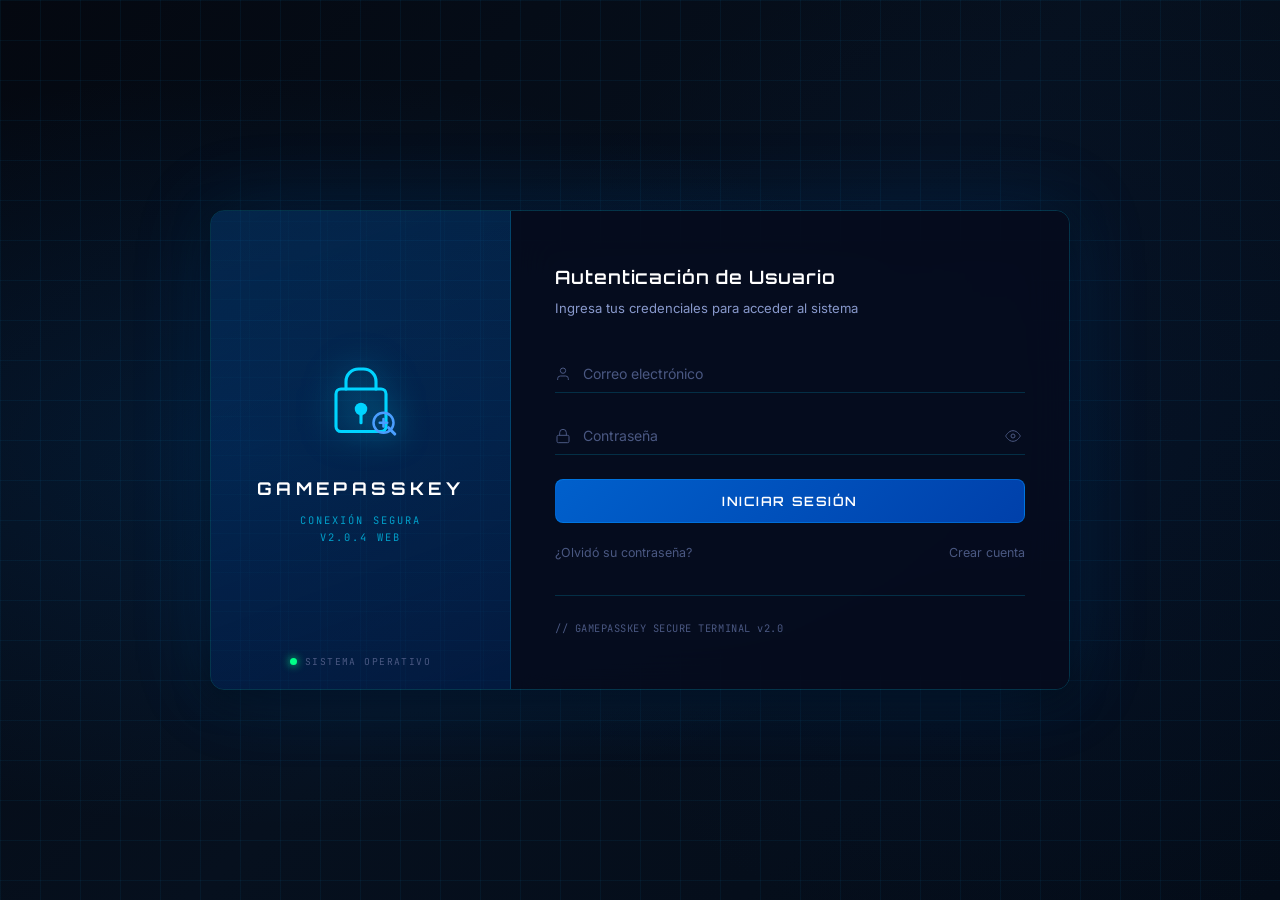
<file: frontend/index.html>
<!DOCTYPE html>
<html lang="es">
<head>
  <meta charset="UTF-8" />
  <meta name="viewport" content="width=device-width, initial-scale=1.0" />
  <title>GamePassKey — Acceso al Sistema</title>
  <meta name="description" content="Plataforma de gestión de licencias y juegos digitales GamePassKey." />
  <link rel="preconnect" href="https://fonts.googleapis.com" />
  <link rel="preconnect" href="https://fonts.gstatic.com" crossorigin />
  <link href="https://fonts.googleapis.com/css2?family=Orbitron:wght@400;600;700;900&family=Inter:wght@300;400;500;600&family=JetBrains+Mono:wght@400;500&display=swap" rel="stylesheet" />
  <link rel="icon" href="data:image/svg+xml,<svg xmlns=%22http://www.w3.org/2000/svg%22 viewBox=%220 0 100 100%22><text y=%22.9em%22 font-size=%2290%22>🎮</text></svg>">
  <link rel="stylesheet" href="css/style.css" />
</head>
<body>

  <!-- ================================================================
       VISTA: LOGIN
  ================================================================ -->
  <div id="view-login" class="view active">
    <div class="login-bg">
      <div class="grid-overlay"></div>
      <div class="scan-line"></div>
    </div>

    <div class="login-container">
      <!-- Panel izquierdo -->
      <div class="login-left">
        <div class="login-logo-wrap">
          <div class="logo-icon">
            <svg viewBox="0 0 80 80" fill="none" xmlns="http://www.w3.org/2000/svg">
              <rect x="20" y="28" width="40" height="34" rx="4" stroke="#00d4ff" stroke-width="2.5" fill="none"/>
              <path d="M28 28V22C28 16.477 32.477 12 38 12H42C47.523 12 52 16.477 52 22V28" stroke="#00d4ff" stroke-width="2.5" stroke-linecap="round"/>
              <circle cx="40" cy="44" r="5" fill="#00d4ff"/>
              <line x1="40" y1="49" x2="40" y2="55" stroke="#00d4ff" stroke-width="2.5" stroke-linecap="round"/>
              <circle cx="58" cy="55" r="8" fill="none" stroke="#4a9eff" stroke-width="2"/>
              <line x1="62" y1="59" x2="67" y2="64" stroke="#4a9eff" stroke-width="2.5" stroke-linecap="round"/>
              <line x1="55" y1="55" x2="61" y2="55" stroke="#4a9eff" stroke-width="2" stroke-linecap="round"/>
              <line x1="58" y1="52" x2="58" y2="58" stroke="#4a9eff" stroke-width="2" stroke-linecap="round"/>
            </svg>
          </div>
          <h1 class="logo-text">GAMEPASSKEY</h1>
          <p class="logo-sub">CONEXIÓN SEGURA</p>
          <p class="logo-version">V2.0.4 WEB</p>
        </div>

        <div class="login-left-footer">
          <div class="status-dot active"></div>
          <span>SISTEMA OPERATIVO</span>
        </div>
      </div>

      <!-- Panel derecho: Formulario -->
      <div class="login-right">
        <div class="login-form-header">
          <h2>Autenticación de Usuario</h2>
          <p>Ingresa tus credenciales para acceder al sistema</p>
        </div>

        <form id="login-form" class="login-form" novalidate>
          <div class="form-group">
            <div class="input-wrapper">
              <span class="input-icon">
                <svg viewBox="0 0 24 24" fill="none" stroke="currentColor" stroke-width="1.5">
                  <path d="M20 21v-2a4 4 0 0 0-4-4H8a4 4 0 0 0-4 4v2"/>
                  <circle cx="12" cy="7" r="4"/>
                </svg>
              </span>
              <input type="email" id="login-correo" placeholder="Correo electrónico" autocomplete="email" required />
              <div class="input-line"></div>
            </div>
          </div>

          <div class="form-group">
            <div class="input-wrapper">
              <span class="input-icon">
                <svg viewBox="0 0 24 24" fill="none" stroke="currentColor" stroke-width="1.5">
                  <rect x="3" y="11" width="18" height="11" rx="2" ry="2"/>
                  <path d="M7 11V7a5 5 0 0 1 10 0v4"/>
                </svg>
              </span>
              <input type="password" id="login-password" placeholder="Contraseña" autocomplete="current-password" required />
              <button type="button" class="toggle-password" onclick="togglePassword()">
                <svg viewBox="0 0 24 24" fill="none" stroke="currentColor" stroke-width="1.5">
                  <path d="M1 12s4-8 11-8 11 8 11 8-4 8-11 8-11-8-11-8z"/>
                  <circle cx="12" cy="12" r="3"/>
                </svg>
              </button>
              <div class="input-line"></div>
            </div>
          </div>

          <div id="login-error" class="alert alert-error hidden">
            <svg viewBox="0 0 24 24" fill="none" stroke="currentColor" stroke-width="2"><circle cx="12" cy="12" r="10"/><line x1="12" y1="8" x2="12" y2="12"/><line x1="12" y1="16" x2="12.01" y2="16"/></svg>
            <span id="login-error-msg">Error al iniciar sesión</span>
          </div>

          <button type="submit" id="btn-login" class="btn-primary">
            <span class="btn-text">INICIAR SESIÓN</span>
            <span class="btn-loader hidden">
              <span class="spinner"></span>
            </span>
          </button>

          <div class="login-links">
            <a href="#" class="link-subtle" id="btn-recovery-link">¿Olvidó su contraseña?</a>
            <a href="#" class="link-subtle" onclick="openRegisterModal(); return false;">Crear cuenta</a>
          </div>
        </form>

        <!-- Paso 2: verificación OTP (2FA por Telegram) -->
        <form id="otp-form" class="login-form hidden" novalidate>
          <p style="font-size:0.85rem;color:var(--text-secondary);margin-bottom:18px;text-align:center">
            Enviamos un código de verificación a tu Telegram. Ingrésalo para continuar.
          </p>

          <div class="form-group">
            <div class="input-wrapper">
              <span class="input-icon">
                <svg viewBox="0 0 24 24" fill="none" stroke="currentColor" stroke-width="1.5">
                  <rect x="3" y="11" width="18" height="11" rx="2" ry="2"/>
                  <path d="M7 11V7a5 5 0 0 1 10 0v4"/>
                </svg>
              </span>
              <input type="text" id="otp-codigo" inputmode="numeric" autocomplete="one-time-code"
                     maxlength="6" placeholder="Código de 6 dígitos"
                     style="letter-spacing:6px;text-align:center" />
              <div class="input-line"></div>
            </div>
          </div>

          <div id="otp-error" class="alert alert-error hidden">
            <svg viewBox="0 0 24 24" fill="none" stroke="currentColor" stroke-width="2"><circle cx="12" cy="12" r="10"/><line x1="12" y1="8" x2="12" y2="12"/><line x1="12" y1="16" x2="12.01" y2="16"/></svg>
            <span id="otp-error-msg">Código incorrecto</span>
          </div>

          <button type="submit" id="btn-otp" class="btn-primary">
            <span class="btn-text">VERIFICAR CÓDIGO</span>
            <span class="btn-loader hidden">
              <span class="spinner"></span>
            </span>
          </button>

          <div class="login-links" style="justify-content:center">
            <a href="#" class="link-subtle" onclick="cancelarOtp(); return false;">← Volver al inicio de sesión</a>
          </div>
        </form>

        <div class="login-footer-info">
          <span class="terminal-text">// GAMEPASSKEY SECURE TERMINAL v2.0</span>
        </div>
      </div>
    </div>
  </div>

  <!-- ================================================================
       VISTA: DASHBOARD
  ================================================================ -->
  <div id="view-dashboard" class="view hidden">

    <!-- Top Navigation -->
    <nav class="topnav" id="topnav">
      <div class="topnav-left">
        <button onclick="document.querySelector('.sidebar').classList.toggle('collapsed')" style="background:transparent;border:none;color:var(--text-secondary);cursor:pointer;margin-right:15px;display:flex;align-items:center;">
          <svg viewBox="0 0 24 24" width="24" height="24" fill="none" stroke="currentColor" stroke-width="2"><line x1="3" y1="12" x2="21" y2="12"/><line x1="3" y1="6" x2="21" y2="6"/><line x1="3" y1="18" x2="21" y2="18"/></svg>
        </button>
        <div class="topnav-logo">
          <svg class="nav-icon" viewBox="0 0 40 40" fill="none">
            <rect x="10" y="14" width="20" height="17" rx="2" stroke="#00d4ff" stroke-width="1.5" fill="none"/>
            <path d="M14 14V11C14 8.24 16.24 6 19 6H21C23.76 6 26 8.24 26 11V14" stroke="#00d4ff" stroke-width="1.5" stroke-linecap="round"/>
            <circle cx="20" cy="22" r="2.5" fill="#00d4ff"/>
            <line x1="20" y1="24.5" x2="20" y2="27.5" stroke="#00d4ff" stroke-width="1.5" stroke-linecap="round"/>
          </svg>
          <div>
            <span class="nav-brand">GAMEPASSKEY</span>
            <span class="nav-tagline">DIRECTORIO DE APLICACIONES INTERACTIVAS</span>
          </div>
        </div>
      </div>

      <div class="topnav-center">
        <div class="search-bar">
          <svg viewBox="0 0 24 24" fill="none" stroke="currentColor" stroke-width="1.5">
            <circle cx="11" cy="11" r="8"/><line x1="21" y1="21" x2="16.65" y2="16.65"/>
          </svg>
          <input type="text" id="search-input" placeholder="Buscar en el catálogo..." />
        </div>
      </div>

      <div class="topnav-right">
        <!-- Notificaciones -->
        <div class="nav-notifications" onclick="toggleNotifications()" title="Notificaciones">
          <svg viewBox="0 0 24 24" fill="none" stroke="currentColor" stroke-width="1.5">
            <path d="M18 8A6 6 0 0 0 6 8c0 7-3 9-3 9h18s-3-2-3-9"></path>
            <path d="M13.73 21a2 2 0 0 1-3.46 0"></path>
          </svg>
          <span class="notification-dot hidden" id="notification-dot"></span>
        </div>
        <div class="nav-divider"></div>

        <div class="nav-user">
          <span class="nav-role" id="nav-role">OPERADOR</span>
          <span class="nav-username" id="nav-username">Usuario</span>
        </div>
        <div class="nav-divider"></div>
        <a id="btn-admin-link" href="admin.html" class="btn-logout hidden" title="Panel de Administración" style="color:var(--accent-orange);border-color:rgba(255,107,53,0.3)">
          <svg viewBox="0 0 24 24" fill="none" stroke="currentColor" stroke-width="1.5"><circle cx="12" cy="12" r="3"/><path d="M19.07 4.93a10 10 0 0 1 0 14.14M4.93 4.93a10 10 0 0 0 0 14.14"/></svg>
          ADMIN
        </a>
        <button class="btn-logout" onclick="logout()" title="Cerrar sesión">
          <svg viewBox="0 0 24 24" fill="none" stroke="currentColor" stroke-width="1.5">
            <path d="M9 21H5a2 2 0 0 1-2-2V5a2 2 0 0 1 2-2h4"/>
            <polyline points="16 17 21 12 16 7"/>
            <line x1="21" y1="12" x2="9" y2="12"/>
          </svg>
          SALIR
        </button>
      </div>
    </nav>

    <!-- Main Layout -->
    <div class="dashboard-layout">

      <!-- Sidebar -->
      <aside class="sidebar">
        <nav class="sidebar-nav">
          <a href="#" class="sidebar-item active" data-section="biblioteca" onclick="switchSection('biblioteca', this)">
            <svg viewBox="0 0 24 24" fill="none" stroke="currentColor" stroke-width="1.5">
              <path d="M4 19.5A2.5 2.5 0 0 1 6.5 17H20"/><path d="M6.5 2H20v20H6.5A2.5 2.5 0 0 1 4 19.5v-15A2.5 2.5 0 0 1 6.5 2z"/>
            </svg>
            <span>Biblioteca</span>
          </a>
          <a href="#" class="sidebar-item" data-section="juegos" onclick="switchSection('juegos', this)">
            <svg viewBox="0 0 24 24" fill="none" stroke="currentColor" stroke-width="1.5">
              <rect x="2" y="3" width="20" height="14" rx="2"/><line x1="8" y1="21" x2="16" y2="21"/><line x1="12" y1="17" x2="12" y2="21"/>
            </svg>
            <span>Catálogo</span>
          </a>
          <a href="#" class="sidebar-item" data-section="licencias" onclick="switchSection('licencias', this)">
            <svg viewBox="0 0 24 24" fill="none" stroke="currentColor" stroke-width="1.5">
              <path d="M12 22s8-4 8-10V5l-8-3-8 3v7c0 6 8 10 8 10z"/>
            </svg>
            <span>Licencias</span>
          </a>
          <a href="#" class="sidebar-item" data-section="dispositivos" onclick="switchSection('dispositivos', this)">
            <svg viewBox="0 0 24 24" fill="none" stroke="currentColor" stroke-width="1.5">
              <rect x="5" y="2" width="14" height="20" rx="2"/><line x1="12" y1="18" x2="12.01" y2="18"/>
            </svg>
            <span>Dispositivos</span>
          </a>
          <a href="#" class="sidebar-item" data-section="perfil" onclick="switchSection('perfil', this)">
            <svg viewBox="0 0 24 24" fill="none" stroke="currentColor" stroke-width="1.5">
              <path d="M20 21v-2a4 4 0 0 0-4-4H8a4 4 0 0 0-4 4v2"/><circle cx="12" cy="7" r="4"/>
            </svg>
            <span>Mi Perfil</span>
          </a>
        </nav>

        <div class="sidebar-footer">
          <div class="system-status">
            <div class="status-row">
              <div class="status-dot active"></div>
              <span>Backend Online</span>
            </div>
            <div class="status-row">
              <div class="status-dot active"></div>
              <span>Base de datos OK</span>
            </div>
          </div>
        </div>
      </aside>

      <!-- Content Area -->
      <main class="main-content">

        <!-- ── SECCIÓN: BIBLIOTECA ── -->
        <section id="section-biblioteca" class="content-section active">
          <div class="section-header">
            <div>
              <h1 class="section-title">Mi Biblioteca</h1>
              <p class="section-sub">Tus juegos disponibles y listos para jugar</p>
            </div>
            <div class="header-actions">
              <div class="filter-tabs">
                <button class="filter-tab active" onclick="filterGames('todos', this)">Todos</button>
                <button class="filter-tab" onclick="filterGames('activo', this)">Disponibles</button>
              </div>
              <button class="btn-secondary" onclick="openRedeemModal()" style="margin-left:12px">
                <svg viewBox="0 0 24 24" fill="none" stroke="currentColor" stroke-width="2"><rect x="2" y="4" width="20" height="16" rx="2"/><path d="M8 10h.01M12 10h.01M16 10h.01"/></svg>
                Canjear Código
              </button>
            </div>
          </div>

          <div id="library-loading" class="loading-state">
            <div class="spinner-large"></div>
            <p>Cargando biblioteca...</p>
          </div>

          <div id="library-empty" class="empty-state hidden">
            <svg viewBox="0 0 24 24" fill="none" stroke="currentColor" stroke-width="1"><path d="M4 19.5A2.5 2.5 0 0 1 6.5 17H20"/><path d="M6.5 2H20v20H6.5A2.5 2.5 0 0 1 4 19.5v-15A2.5 2.5 0 0 1 6.5 2z"/></svg>
            <h3>Tu biblioteca está vacía</h3>
            <p>Canjea un código de acceso para agregar tu primer juego</p>
            <button class="btn-primary" style="margin-top:20px;" onclick="openRedeemModal()">
              <svg viewBox="0 0 24 24" fill="none" stroke="currentColor" stroke-width="2"><rect x="2" y="4" width="20" height="16" rx="2"/><path d="M8 10h.01M12 10h.01M16 10h.01"/></svg>
              CANJEAR CÓDIGO
            </button>
          </div>

          <div id="games-grid" class="games-grid hidden"></div>
        </section>

        <!-- ── SECCIÓN: CATÁLOGO ── -->
        <section id="section-juegos" class="content-section hidden">
          <div class="section-header">
            <div>
              <h1 class="section-title">Catálogo de Juegos</h1>
              <p class="section-sub">Todos los juegos disponibles en la plataforma</p>
            </div>
          </div>
          <div id="catalog-grid" class="games-grid"></div>
          <div id="catalog-loading" class="loading-state">
            <div class="spinner-large"></div>
            <p>Cargando catálogo...</p>
          </div>
        </section>

        <!-- ── SECCIÓN: LICENCIAS ── -->
        <section id="section-licencias" class="content-section hidden">
          <div class="section-header">
            <div>
              <h1 class="section-title">Mis Licencias</h1>
              <p class="section-sub">Licencias activas asociadas a tu cuenta</p>
            </div>
          </div>
          <div id="licenses-list" class="list-container">
            <div class="loading-state">
              <div class="spinner-large"></div>
              <p>Cargando licencias...</p>
            </div>
          </div>
        </section>

        <!-- ── SECCIÓN: DISPOSITIVOS ── -->
        <section id="section-dispositivos" class="content-section hidden">
          <div class="section-header">
            <div>
              <h1 class="section-title">Mis Dispositivos</h1>
              <p class="section-sub">Dispositivos autorizados vinculados a tu cuenta</p>
            </div>
            <div class="header-actions" style="display:flex; gap:10px;">
              <button class="btn-primary" style="background:transparent; border: 1px solid rgba(255, 255, 255, 0.2); color: var(--text-secondary);" onclick="openModal('modal-soporte')">
                <svg viewBox="0 0 24 24" fill="none" stroke="currentColor" stroke-width="2"><path d="M21 11.5a8.38 8.38 0 0 1-.9 3.8 8.5 8.5 0 0 1-7.6 4.7 8.38 8.38 0 0 1-3.8-.9L3 21l1.9-5.7a8.38 8.38 0 0 1-.9-3.8 8.5 8.5 0 0 1 4.7-7.6 8.38 8.38 0 0 1 3.8-.9h.5a8.48 8.48 0 0 1 8 8v.5z"/></svg>
                Contactar Soporte
              </button>
              <button id="btn-show-register-device" class="btn-secondary" onclick="showRegisterDevice()">
                <svg viewBox="0 0 24 24" fill="none" stroke="currentColor" stroke-width="2"><line x1="12" y1="5" x2="12" y2="19"/><line x1="5" y1="12" x2="19" y2="12"/></svg>
                Registrar Dispositivo
              </button>
            </div>
          </div>
          <div id="devices-list" class="list-container">
            <div class="loading-state">
              <div class="spinner-large"></div>
              <p>Cargando dispositivos...</p>
            </div>
          </div>
        </section>

        <!-- ── SECCIÓN: PERFIL ── -->
        <section id="section-perfil" class="content-section hidden">
          <div class="section-header">
            <div>
              <h1 class="section-title">Mi Perfil</h1>
              <p class="section-sub">Información de tu cuenta</p>
            </div>
          </div>
          <div id="profile-content" class="profile-grid">
            <div class="profile-card glass-card">
              <div class="profile-avatar">
                <svg viewBox="0 0 80 80" fill="none">
                  <circle cx="40" cy="40" r="39" stroke="#00d4ff" stroke-width="1.5"/>
                  <circle cx="40" cy="30" r="14" fill="none" stroke="#00d4ff" stroke-width="1.5"/>
                  <path d="M12 68c0-15.464 12.536-28 28-28s28 12.536 28 28" stroke="#00d4ff" stroke-width="1.5" fill="none"/>
                </svg>
              </div>
              <h2 id="profile-name" class="profile-name">—</h2>
              <p id="profile-email" class="profile-email">—</p>
              <div class="profile-badge" id="profile-estado">activo</div>
              <button class="btn-secondary" onclick="openEditProfileModal()" style="margin-top:20px;width:100%">
                <svg viewBox="0 0 24 24" fill="none" stroke="currentColor" stroke-width="2"><path d="M12 20h9"/><path d="M16.5 3.5a2.121 2.121 0 0 1 3 3L7 19l-4 1 1-4L16.5 3.5z"/></svg>
                Editar Perfil
              </button>
            </div>

            <div class="profile-info glass-card">
              <h3 class="card-title">Información de Cuenta</h3>
              <div class="info-row"><span>ID Usuario</span><span id="p-id">—</span></div>
              <div class="info-row"><span>Nombre</span><span id="p-nombre">—</span></div>
              <div class="info-row"><span>Correo</span><span id="p-correo">—</span></div>
              <div class="info-row"><span>Estado</span><span id="p-estado">—</span></div>
              <div class="info-row"><span>Verificación 2FA (Telegram)</span><span id="p-telegram">—</span></div>
            </div>
          </div>
        </section>

      </main>
    </div>
  </div>

  <!-- ================================================================
       MODAL: Detalle de Juego
  ================================================================ -->
  <div id="modal-game" class="modal-overlay hidden" onclick="closeModal(event)">
    <div class="modal-card">
      <button class="modal-close" onclick="document.getElementById('modal-game').classList.add('hidden')">✕</button>
      <div class="modal-cover" id="modal-cover"></div>
      <div class="modal-body">
        <div class="modal-genres" id="modal-genres"></div>
        <h2 id="modal-title" class="modal-title">—</h2>
        <p id="modal-desc" class="modal-desc">—</p>
        <div class="modal-meta">
          <div class="meta-item"><span>Desarrollador</span><strong id="modal-dev">—</strong></div>
          <div class="meta-item"><span>Versión</span><strong id="modal-ver">—</strong></div>
          <div class="meta-item"><span>Lanzamiento</span><strong id="modal-date">—</strong></div>
          <div class="meta-item"><span>Estado</span><strong id="modal-status">—</strong></div>
        </div>
        <div class="modal-actions">
          <button class="btn-primary" id="modal-play-btn">
            <svg viewBox="0 0 24 24" fill="currentColor"><polygon points="5 3 19 12 5 21 5 3"/></svg>
            JUGAR
          </button>
        </div>
      </div>
    </div>
  </div>

  <!-- ================================================================
       MODAL: Registro de cuenta
  ================================================================ -->
  <div id="modal-register" class="modal-overlay hidden" onclick="closeRegisterModal(event)">
    <div class="modal-card" style="max-width:480px;">
      <button class="modal-close" onclick="document.getElementById('modal-register').classList.add('hidden')">✕</button>
      <div class="modal-body" style="padding-top:32px;">
        <div style="text-align:center;margin-bottom:28px;">
          <div style="width:56px;height:56px;margin:0 auto 14px;filter:drop-shadow(0 0 12px rgba(0,212,255,0.6))">
            <svg viewBox="0 0 24 24" fill="none" stroke="#00d4ff" stroke-width="1.5">
              <path d="M16 21v-2a4 4 0 0 0-4-4H6a4 4 0 0 0-4 4v2"/>
              <circle cx="9" cy="7" r="4"/>
              <line x1="19" y1="8" x2="19" y2="14"/>
              <line x1="22" y1="11" x2="16" y2="11"/>
            </svg>
          </div>
          <h2 style="font-family:var(--font-display);font-size:1.1rem;letter-spacing:0.06em;color:#fff;margin-bottom:6px;">Crear Cuenta</h2>
          <p style="font-size:0.82rem;color:var(--text-secondary);">Regístrate para acceder a GamePassKey</p>
        </div>

        <form id="register-form" novalidate>
          <div class="form-group">
            <div class="input-wrapper">
              <span class="input-icon">
                <svg viewBox="0 0 24 24" fill="none" stroke="currentColor" stroke-width="1.5"><path d="M20 21v-2a4 4 0 0 0-4-4H8a4 4 0 0 0-4 4v2"/><circle cx="12" cy="7" r="4"/></svg>
              </span>
              <input type="text" id="reg-nombre" placeholder="Nombre de usuario" required />
              <div class="input-line"></div>
            </div>
          </div>

          <div class="form-group">
            <div class="input-wrapper">
              <span class="input-icon">
                <svg viewBox="0 0 24 24" fill="none" stroke="currentColor" stroke-width="1.5"><path d="M4 4h16c1.1 0 2 .9 2 2v12c0 1.1-.9 2-2 2H4c-1.1 0-2-.9-2-2V6c0-1.1.9-2 2-2z"/><polyline points="22,6 12,13 2,6"/></svg>
              </span>
              <input type="email" id="reg-correo" placeholder="Correo electrónico" required />
              <div class="input-line"></div>
            </div>
          </div>

          <div class="form-group">
            <div class="input-wrapper">
              <span class="input-icon">
                <svg viewBox="0 0 24 24" fill="none" stroke="currentColor" stroke-width="1.5"><rect x="3" y="11" width="18" height="11" rx="2"/><path d="M7 11V7a5 5 0 0 1 10 0v4"/></svg>
              </span>
              <input type="password" id="reg-password" placeholder="Contraseña (mín. 6 caracteres)" required />
              <div class="input-line"></div>
            </div>
          </div>

          <div class="form-group">
            <div class="input-wrapper">
              <span class="input-icon">
                <svg viewBox="0 0 24 24" fill="none" stroke="currentColor" stroke-width="1.5"><rect x="3" y="11" width="18" height="11" rx="2"/><path d="M7 11V7a5 5 0 0 1 10 0v4"/></svg>
              </span>
              <input type="password" id="reg-password2" placeholder="Confirmar contraseña" required />
              <div class="input-line"></div>
            </div>
          </div>

          <div id="reg-error" class="alert alert-error hidden">
            <svg viewBox="0 0 24 24" fill="none" stroke="currentColor" stroke-width="2"><circle cx="12" cy="12" r="10"/><line x1="12" y1="8" x2="12" y2="12"/><line x1="12" y1="16" x2="12.01" y2="16"/></svg>
            <span id="reg-error-msg">Error</span>
          </div>

          <button type="submit" id="btn-register" class="btn-primary" style="margin-top:8px;">
            <span class="btn-text">CREAR CUENTA</span>
            <span class="btn-loader hidden"><span class="spinner"></span></span>
          </button>

          <p style="text-align:center;margin-top:16px;font-size:0.8rem;color:var(--text-muted);">
            ¿Ya tienes cuenta?
            <a href="#" onclick="document.getElementById('modal-register').classList.add('hidden')" style="color:var(--accent-cyan);margin-left:4px;">Iniciar sesión</a>
          </p>
        </form>
      </div>
    </div>
  </div>



  <!-- ================================================================
       MODAL: Editar Perfil
  ================================================================ -->
  <div id="modal-edit-profile" class="modal-overlay hidden" onclick="if(event.target===this)closeEditProfileModal()">
    <div class="modal-card" style="max-width:460px">
      <button class="modal-close" onclick="closeEditProfileModal()">✕</button>
      <div class="modal-body" style="padding:36px 32px">
        <div style="text-align:center;margin-bottom:28px">
          <div style="width:56px;height:56px;margin:0 auto 14px;filter:drop-shadow(0 0 12px rgba(0,212,255,0.5))">
            <svg viewBox="0 0 24 24" fill="none" stroke="#00d4ff" stroke-width="1.5"><path d="M20 21v-2a4 4 0 0 0-4-4H8a4 4 0 0 0-4 4v2"/><circle cx="12" cy="7" r="4"/></svg>
          </div>
          <h2 style="font-family:var(--font-display);font-size:1.1rem;color:#fff;margin-bottom:6px">Editar Perfil</h2>
          <p style="font-size:0.82rem;color:var(--text-secondary)">Actualiza tu nombre de usuario o contraseña</p>
        </div>

        <form id="edit-profile-form" onsubmit="submitEditProfile(event)">
          <div class="form-group">
            <label style="color:var(--text-secondary);font-size:0.8rem;margin-bottom:6px;display:block" for="edit-profile-name">Nombre de Usuario</label>
            <div class="input-wrapper">
              <span class="input-icon"><svg viewBox="0 0 24 24" fill="none" stroke="currentColor" stroke-width="1.5"><path d="M20 21v-2a4 4 0 0 0-4-4H8a4 4 0 0 0-4 4v2"/><circle cx="12" cy="7" r="4"/></svg></span>
              <input type="text" id="edit-profile-name" placeholder="Nuevo nombre" />
              <div class="input-line"></div>
            </div>
          </div>

          <div class="form-group" style="margin-top:20px">
            <label style="color:var(--text-secondary);font-size:0.8rem;margin-bottom:6px;display:block" for="edit-profile-pass-current">Contraseña Actual (requerida para cambiarla)</label>
            <div class="input-wrapper">
              <span class="input-icon"><svg viewBox="0 0 24 24" fill="none" stroke="currentColor" stroke-width="1.5"><rect x="3" y="11" width="18" height="11" rx="2"/><path d="M7 11V7a5 5 0 0 1 10 0v4"/></svg></span>
              <input type="password" id="edit-profile-pass-current" placeholder="Contraseña actual" />
              <div class="input-line"></div>
            </div>
          </div>

          <div class="form-group" style="margin-top:12px">
            <label style="color:var(--text-secondary);font-size:0.8rem;margin-bottom:6px;display:block" for="edit-profile-pass-new">Nueva Contraseña</label>
            <div class="input-wrapper">
              <span class="input-icon"><svg viewBox="0 0 24 24" fill="none" stroke="currentColor" stroke-width="1.5"><rect x="3" y="11" width="18" height="11" rx="2"/><path d="M7 11V7a5 5 0 0 1 10 0v4"/></svg></span>
              <input type="password" id="edit-profile-pass-new" placeholder="Mínimo 6 caracteres" />
              <div class="input-line"></div>
            </div>
          </div>

          <div class="form-group" style="margin-top:20px">
            <label style="color:var(--text-secondary);font-size:0.8rem;margin-bottom:6px;display:block">Seguridad 2FA (Telegram)</label>
            <div id="telegram-link-container" style="display:flex;align-items:center;gap:12px;background:rgba(255,255,255,0.03);padding:12px;border-radius:12px;border:1px solid rgba(255,255,255,0.05);">
               <div id="telegram-status-icon" style="color:var(--text-secondary)"><svg width="24" height="24" viewBox="0 0 24 24" fill="none" stroke="currentColor" stroke-width="2"><circle cx="12" cy="12" r="10"/><line x1="12" y1="8" x2="12" y2="12"/><line x1="12" y1="16" x2="12.01" y2="16"/></svg></div>
               <div style="flex:1">
                 <div id="telegram-status-text" style="font-size:0.9rem;font-weight:600;color:var(--text-primary)">No vinculado</div>
                 <div style="font-size:0.75rem;color:var(--text-secondary)">Añade 2FA para proteger tu cuenta</div>
               </div>
               <button type="button" id="btn-telegram-link" onclick="initiateTelegramLink()" class="btn-primary" style="padding:8px 16px;font-size:0.8rem;border-radius:8px;background:#2AABEE;color:white;display:flex;align-items:center;gap:6px;">
                  <svg viewBox="0 0 24 24" width="16" height="16" fill="none" stroke="currentColor" stroke-width="2"><path d="M22 2 11 13"/><path d="M22 2 15 22l-4-9-9-4 20-7z"/></svg> Vincular
               </button>
               <button type="button" id="btn-telegram-unlink" onclick="unlinkTelegram()" class="btn-secondary hidden" style="padding:8px 16px;font-size:0.8rem;border-radius:8px;display:flex;align-items:center;gap:6px;">
                  Desvincular
               </button>
            </div>
            <input type="hidden" id="edit-profile-telegram" value="" />
          </div>

          <div id="edit-profile-error" class="alert alert-error hidden" style="margin-top:16px">
            <span id="edit-profile-error-msg">Error</span>
          </div>

          <button id="btn-edit-profile" type="submit" class="btn-primary" style="width:100%;margin-top:20px">
            <span class="btn-text">GUARDAR CAMBIOS</span>
            <span class="btn-loader hidden"><span class="spinner"></span></span>
          </button>
        </form>
      </div>
    </div>
  </div>

  <!-- ================================================================
       MODAL: Registrar Dispositivo
  ================================================================ -->
  <div id="modal-register-device" class="modal-overlay hidden" onclick="if(event.target===this)closeRegisterDevice()">
    <div class="modal-card" style="max-width:460px">
      <button class="modal-close" onclick="closeRegisterDevice()">✕</button>
      <div class="modal-body" style="padding:36px 32px">
        <div style="text-align:center;margin-bottom:28px">
          <div style="width:56px;height:56px;margin:0 auto 14px;filter:drop-shadow(0 0 12px rgba(0,212,255,0.5))">
            <svg viewBox="0 0 24 24" fill="none" stroke="#00d4ff" stroke-width="1.5"><line x1="12" y1="5" x2="12" y2="19"/><line x1="5" y1="12" x2="19" y2="12"/></svg>
          </div>
          <h2 style="font-family:var(--font-display);font-size:1.1rem;color:#fff;margin-bottom:6px">Registrar Dispositivo</h2>
          <p style="font-size:0.82rem;color:var(--text-secondary)">Añade este equipo a tu cuenta</p>
        </div>

        <form id="register-device-form" onsubmit="submitRegisterDevice(event)">
          <div class="form-group">
            <label style="color:var(--text-secondary);font-size:0.8rem;margin-bottom:6px;display:block" for="reg-dev-name">Nombre del Dispositivo</label>
            <div class="input-wrapper">
              <span class="input-icon"><svg viewBox="0 0 24 24" fill="none" stroke="currentColor" stroke-width="1.5"><rect x="4" y="4" width="16" height="16" rx="2" ry="2"/><rect x="9" y="9" width="6" height="6"/></svg></span>
              <input type="text" id="reg-dev-name" placeholder="Ej: Mi Laptop Gamer" required />
              <div class="input-line"></div>
            </div>
          </div>

          <div class="form-group" style="margin-top:20px">
            <label style="color:var(--text-secondary);font-size:0.8rem;margin-bottom:6px;display:block" for="reg-dev-hwid">Hardware ID (Automático)</label>
            <div class="input-wrapper">
              <span class="input-icon"><svg viewBox="0 0 24 24" fill="none" stroke="currentColor" stroke-width="1.5"><path d="M12 2v20M17 5H9.5a3.5 3.5 0 0 0 0 7h5a3.5 3.5 0 0 1 0 7H6"/></svg></span>
              <input type="text" id="reg-dev-hwid" readonly style="color:var(--text-muted);background:rgba(0,0,0,0.2)" />
              <div class="input-line"></div>
            </div>
          </div>

          <div class="form-group" style="margin-top:20px">
            <label style="color:var(--text-secondary);font-size:0.8rem;margin-bottom:6px;display:block" for="reg-dev-os">Sistema Operativo</label>
            <div class="input-wrapper">
              <select id="reg-dev-os" style="width:100%;background:rgba(8,14,35,0.6);border:1px solid var(--border);color:var(--text-primary);padding:10px;border-radius:4px;outline:none">
                <option value="Windows 11">Windows 11</option>
                <option value="Windows 10">Windows 10</option>
              </select>
            </div>
          </div>

          <div id="reg-dev-error" class="alert alert-error hidden" style="margin-top:16px">
            <span id="reg-dev-error-msg">Error</span>
          </div>

          <button id="btn-reg-dev" type="submit" class="btn-primary" style="width:100%;margin-top:20px">
            <span class="btn-text">REGISTRAR</span>
            <span class="btn-loader hidden"><span class="spinner"></span></span>
          </button>
        </form>
      </div>
    </div>
  </div>

  <!-- ================================================================
       MODAL: Canjear Código
  ================================================================ -->
  <div id="modal-redeem" class="modal-overlay hidden" onclick="if(event.target===this)closeRedeemModal()">
    <div class="modal-card" style="max-width:460px">
      <button class="modal-close" onclick="closeRedeemModal()">✕</button>
      <div class="modal-body" style="padding:36px 32px">
        <div style="text-align:center;margin-bottom:28px">
          <div style="width:56px;height:56px;margin:0 auto 14px;filter:drop-shadow(0 0 12px rgba(0,212,255,0.5))">
            <svg viewBox="0 0 24 24" fill="none" stroke="#00d4ff" stroke-width="1.5"><rect x="2" y="4" width="20" height="16" rx="2"/><path d="M8 10h.01M12 10h.01M16 10h.01M8 14h8"/></svg>
          </div>
          <h2 style="font-family:var(--font-display);font-size:1.1rem;letter-spacing:0.06em;color:#fff;margin-bottom:6px">Canjear Código</h2>
          <p style="font-size:0.82rem;color:var(--text-secondary)">Ingresa tu código de acceso para activar un juego en tu biblioteca</p>
        </div>

        <form onsubmit="submitRedeem(event)">
          <div class="form-group">
            <div class="input-wrapper">
              <span class="input-icon">
                <svg viewBox="0 0 24 24" fill="none" stroke="currentColor" stroke-width="1.5"><rect x="2" y="4" width="20" height="16" rx="2"/><path d="M8 10h.01M12 10h.01M16 10h.01"/></svg>
              </span>
              <input type="text" id="redeem-codigo" placeholder="GPK-XXXX-XXXX-XXXX"
                style="font-family:var(--font-mono);letter-spacing:0.1em;text-transform:uppercase"
                oninput="this.value=this.value.toUpperCase()" required />
              <div class="input-line"></div>
            </div>
          </div>

          <div id="redeem-error" class="alert alert-error hidden" style="margin-bottom:16px">
            <span id="redeem-error-msg">Error</span>
          </div>

          <button id="btn-redeem" type="submit" class="btn-primary" style="width:100%">
            <span class="btn-text">ACTIVAR CÓDIGO</span>
            <span class="btn-loader hidden"><span class="spinner"></span></span>
          </button>
        </form>
      </div>
    </div>
  </div>

  <!-- ================================================================
       TOAST NOTIFICATIONS
  ================================================================ -->
  <div id="toast-container" class="toast-container"></div>

  <!-- ================================================================
       MODAL: Notificaciones
  ================================================================ -->
  <div id="modal-notifications" class="modal-overlay hidden" onclick="if(event.target===this)closeNotifications()">
    <div class="modal-card" style="max-width: 400px; padding: 20px;">
      <button class="modal-close" onclick="closeNotifications()">
        <svg viewBox="0 0 24 24" fill="none" stroke="currentColor" stroke-width="2"><line x1="18" y1="6" x2="6" y2="18"/><line x1="6" y1="6" x2="18" y2="18"/></svg>
      </button>
      <div class="modal-header">
        <h2>Centro de Notificaciones</h2>
        <p>Tus mensajes y códigos de activación</p>
      </div>
        <div class="modal-body" style="max-height: 400px; overflow-y: auto; padding-right: 10px;">
          <div id="notifications-list" class="notifications-list">
          <!-- Notificaciones se cargan aquí -->
        </div>
      </div>
      <div class="modal-footer">
        <button class="btn-primary" onclick="closeNotifications()">Cerrar</button>
      </div>
    </div>
  </div>

  <!-- ── MODAL: SOPORTE ── -->
  <div id="modal-soporte" class="modal-overlay hidden" onclick="if(event.target===this)closeModal('modal-soporte')">
    <div class="modal-card" style="max-width:500px">
      <button class="modal-close" onclick="closeModal('modal-soporte')">×</button>
      <div style="padding:10px 20px;">
        <h2 style="color:var(--text-primary); margin-bottom: 20px; font-size:1.5rem;">Contactar Soporte</h2>
        <form id="form-soporte" onsubmit="enviarSoporte(event)">
          <div class="form-group">
            <label style="color:var(--text-secondary); margin-bottom:8px; display:block; font-size:0.9rem;" for="soporte-asunto">Asunto</label>
            <input type="text" id="soporte-asunto" value="Solicitud de desvinculación de dispositivo" required 
                   style="width:100%; padding:10px; background:rgba(0,0,0,0.3); border:1px solid rgba(255,255,255,0.1); color:#fff; border-radius:6px; font-family:var(--font-sans);">
          </div>
          <div class="form-group" style="margin-top:15px;">
            <label style="color:var(--text-secondary); margin-bottom:8px; display:block; font-size:0.9rem;" for="soporte-mensaje">Mensaje</label>
            <textarea id="soporte-mensaje" rows="4" required placeholder="Explica detalladamente tu caso (ej. He comprado una nueva PC y necesito borrar la anterior)..." 
                      style="width:100%; padding:10px; background:rgba(0,0,0,0.3); border:1px solid rgba(255,255,255,0.1); color:#fff; border-radius:6px; font-family:var(--font-sans); resize:vertical;"></textarea>
          </div>
          <button type="submit" class="btn-primary" style="width:100%; margin-top:20px; padding:12px;">Enviar Mensaje</button>
        </form>
      </div>
    </div>
  </div>

  <!-- Modal Recomendación 2FA -->
  <div id="modal-recommend-2fa" class="modal-overlay hidden">
    <div class="modal-card" style="max-width: 420px; border-top: 4px solid var(--accent);">
      <button class="modal-close" onclick="document.getElementById('modal-recommend-2fa').classList.add('hidden')">✕</button>
      <div class="modal-body" style="padding:36px 32px">
        <div style="text-align:center;margin-bottom:24px">
          <div style="width:56px;height:56px;margin:0 auto 14px;filter:drop-shadow(0 0 12px rgba(42, 170, 138, 0.5))">
            <svg viewBox="0 0 24 24" fill="none" stroke="var(--accent)" stroke-width="1.5"><path d="M12 22s8-4 8-10V5l-8-3-8 3v7c0 6 8 10 8 10z"/><path d="M9 12l2 2 4-4"/></svg>
          </div>
          <h2 style="font-family:var(--font-display);font-size:1.2rem;color:#fff;margin-bottom:8px">Protege tu cuenta</h2>
        </div>
        <p style="font-size:0.9rem;color:var(--text-secondary);margin-bottom:16px;line-height:1.5;text-align:justify">
          Hemos notado que <strong>no has activado el Doble Factor (2FA)</strong> por Telegram. Sin esta medida, tu aplicación no está del todo segura.
        </p>
        <ul style="font-size:0.85rem;color:var(--text-secondary);margin-bottom:24px;line-height:1.6;padding-left:20px;">
          <li>Obtendrás acceso para recuperar tu cuenta si olvidas la contraseña.</li>
          <li>Evitarás el robo de tu cuenta por terceros.</li>
          <li>Recibirás notificaciones de inicio de sesión.</li>
        </ul>
        
        <div style="display:flex;gap:12px;flex-direction:column;">
          <button onclick="document.getElementById('modal-recommend-2fa').classList.add('hidden'); switchSection('perfil');" class="btn-primary" style="width:100%;padding:12px;background:var(--accent);">
            VINCULAR TELEGRAM AHORA
          </button>
          <button onclick="document.getElementById('modal-recommend-2fa').classList.add('hidden')" class="btn-secondary" style="width:100%;padding:12px;background:transparent;border:1px solid rgba(255,255,255,0.1);">
            Lo haré más tarde
          </button>
        </div>
      </div>
    </div>
  </div>

  <!-- Modal Recuperación de Contraseña -->
  <div id="modal-recovery" class="modal-overlay hidden" onclick="if(event.target===this)closeRecoveryModal()">
    <div class="modal-card" style="max-width: 400px;">
      <button class="modal-close" onclick="closeRecoveryModal()">✕</button>
      <div class="modal-body" style="padding:36px 32px">
        
        <div style="text-align:center;margin-bottom:28px">
          <div style="width:56px;height:56px;margin:0 auto 14px;filter:drop-shadow(0 0 12px rgba(0,212,255,0.5))">
            <svg viewBox="0 0 24 24" fill="none" stroke="#00d4ff" stroke-width="1.5"><rect x="3" y="11" width="18" height="11" rx="2"/><path d="M7 11V7a5 5 0 0 1 10 0v4"/></svg>
          </div>
          <h2 style="font-family:var(--font-display);font-size:1.1rem;color:#fff;margin-bottom:6px">Recuperar Contraseña</h2>
        </div>

        <!-- Paso 1: Pedir Correo -->
        <form id="recovery-step1-form" onsubmit="submitRecoveryStep1(event)">
          <p style="font-size:0.85rem;color:var(--text-secondary);margin-bottom:20px;line-height:1.4;text-align:center">
            Ingresa tu correo. Si tienes Telegram vinculado, te enviaremos un código de restablecimiento.
          </p>
          <div class="form-group">
            <div class="input-wrapper">
              <span class="input-icon"><svg viewBox="0 0 24 24" fill="none" stroke="currentColor" stroke-width="1.5"><rect x="3" y="5" width="18" height="14" rx="2"/><path d="m3 7 9 6 9-6"/></svg></span>
              <input type="email" id="recovery-email" required placeholder="tu@correo.com" />
              <div class="input-line"></div>
            </div>
          </div>
          <div id="recovery-error-1" class="alert alert-error hidden" style="margin-top:15px;margin-bottom:0;">
            <span id="recovery-error-msg-1">Error</span>
          </div>
          <button type="submit" id="btn-recovery-step1" class="btn-primary" style="width:100%;margin-top:20px;">
            <span class="btn-text">ENVIAR CÓDIGO</span>
            <span class="btn-loader hidden"><span class="spinner"></span></span>
          </button>
        </form>

        <!-- Paso 2: Introducir Código y Nueva Contraseña -->
        <form id="recovery-step2-form" class="hidden" onsubmit="submitRecoveryStep2(event)">
          <p style="font-size:0.85rem;color:var(--text-secondary);margin-bottom:20px;line-height:1.4;text-align:center">
            Ingresa el código que recibiste en Telegram y tu nueva contraseña.
          </p>
          
          <div class="form-group">
            <div class="input-wrapper">
              <span class="input-icon"><svg viewBox="0 0 24 24" fill="none" stroke="currentColor" stroke-width="1.5"><path d="M12 22s8-4 8-10V5l-8-3-8 3v7c0 6 8 10 8 10z"/></svg></span>
              <input type="text" id="recovery-code" required placeholder="Código de 6 dígitos" inputmode="numeric" maxlength="6" style="letter-spacing:4px; font-weight:600; text-align:center;" />
              <div class="input-line"></div>
            </div>
          </div>

          <div class="form-group" style="margin-top:20px;">
            <div class="input-wrapper">
              <span class="input-icon"><svg viewBox="0 0 24 24" fill="none" stroke="currentColor" stroke-width="1.5"><rect x="3" y="11" width="18" height="11" rx="2"/><path d="M7 11V7a5 5 0 0 1 10 0v4"/></svg></span>
              <input type="password" id="recovery-new-password" required placeholder="Nueva contraseña (mínimo 6)" />
              <div class="input-line"></div>
            </div>
          </div>

          <div id="recovery-error-2" class="alert alert-error hidden" style="margin-top:15px;margin-bottom:0;">
            <span id="recovery-error-msg-2">Error</span>
          </div>
          <button type="submit" id="btn-recovery-step2" class="btn-primary" style="width:100%;margin-top:20px;">
            <span class="btn-text">CAMBIAR CONTRASEÑA</span>
            <span class="btn-loader hidden"><span class="spinner"></span></span>
          </button>
        </form>

      </div>
    </div>
  </div>

  <script type="module" src="js/main.js"></script>
</body>
</html>
</file>
<file: frontend/css/style.css>
/* ============================================================
   GAMEPASSKEY — Design System
   Dark gaming UI with cyberpunk / tech terminal aesthetic
   ============================================================ */

/* ── Google Fonts fallback (loaded in HTML) ─────────────────── */
:root {
  /* Colors */
  --bg-primary:    #060a18;
  --bg-secondary:  #0b1228;
  --bg-card:       rgba(11, 20, 50, 0.85);
  --bg-glass:      rgba(0, 212, 255, 0.04);
  --accent-cyan:   #00d4ff;
  --accent-blue:   #4a9eff;
  --accent-purple: #7b61ff;
  --accent-green:  #00ff88;
  --accent-orange: #ff8c00;
  --accent-red:    #ff4466;
  --text-primary:  #e0eaff;
  --text-secondary:#8899cc;
  --text-muted:    #4a5882;
  --border:        rgba(0, 212, 255, 0.18);
  --border-hover:  rgba(0, 212, 255, 0.5);
  --glow-cyan:     0 0 20px rgba(0, 212, 255, 0.3);
  --glow-blue:     0 0 20px rgba(74, 158, 255, 0.3);
  --shadow-card:   0 8px 32px rgba(0, 0, 0, 0.5);

  /* Spacing */
  --nav-height: 56px;
  --sidebar-w:  220px;
  --radius:     8px;
  --radius-lg:  14px;

  /* Typography */
  --font-display: 'Orbitron', monospace;
  --font-body:    'Inter', system-ui, sans-serif;
  --font-mono:    'JetBrains Mono', monospace;
}

/* ── Reset ─────────────────────────────────────────────────── */
*, *::before, *::after { box-sizing: border-box; margin: 0; padding: 0; }
html { scroll-behavior: smooth; }
body {
  background: var(--bg-primary);
  color: var(--text-primary);
  font-family: var(--font-body);
  font-size: 14px;
  line-height: 1.6;
  overflow: hidden;
  height: 100vh;
}
a { color: inherit; text-decoration: none; }
button { cursor: pointer; font-family: inherit; border: none; outline: none; }
input  { font-family: inherit; outline: none; border: none; }

/* ── Utility ──────────────────────────────────────────────── */
.hidden  { display: none !important; }
.active  { }

/* ============================================================
   VIEWS (SPA routing)
   ============================================================ */
.view { width: 100%; height: 100vh; }
.view.hidden { display: none; }

/* ============================================================
   ██╗      ██████╗  ██████╗ ██╗███╗   ██╗
   ██║     ██╔═══██╗██╔════╝ ██║████╗  ██║
   ██║     ██║   ██║██║  ███╗██║██╔██╗ ██║
   ██║     ██║   ██║██║   ██║██║██║╚██╗██║
   ███████╗╚██████╔╝╚██████╔╝██║██║ ╚████║
   ============================================================ */

#view-login {
  position: relative;
  display: flex;
  align-items: center;
  justify-content: center;
  min-height: 100vh;
  overflow: hidden;
}

/* Background */
.login-bg {
  position: absolute;
  inset: 0;
  background:
    radial-gradient(ellipse 80% 60% at 20% 50%, rgba(0,100,200,0.15) 0%, transparent 70%),
    radial-gradient(ellipse 60% 80% at 80% 50%, rgba(0,50,120,0.12) 0%, transparent 70%),
    linear-gradient(135deg, #040810 0%, #06101e 50%, #040c18 100%);
  z-index: 0;
}

.grid-overlay {
  position: absolute;
  inset: 0;
  background-image:
    linear-gradient(rgba(0,180,255,0.06) 1px, transparent 1px),
    linear-gradient(90deg, rgba(0,180,255,0.06) 1px, transparent 1px);
  background-size: 40px 40px;
  z-index: 1;
}

.scan-line {
  position: absolute;
  top: -100%;
  left: 0;
  right: 0;
  height: 200px;
  background: linear-gradient(transparent, rgba(0,212,255,0.03), transparent);
  animation: scanMove 8s linear infinite;
  z-index: 2;
  pointer-events: none;
}
@keyframes scanMove {
  0%   { top: -20%; }
  100% { top: 110%; }
}

/* Login Container */
.login-container {
  position: relative;
  z-index: 10;
  display: grid;
  grid-template-columns: 300px 1fr;
  max-width: 860px;
  width: 92%;
  min-height: 480px;
  border: 1px solid var(--border);
  border-radius: var(--radius-lg);
  overflow: hidden;
  box-shadow: 0 0 80px rgba(0, 100, 200, 0.2), var(--shadow-card);
  animation: fadeInUp 0.6s ease;
}
@keyframes fadeInUp {
  from { opacity: 0; transform: translateY(30px); }
  to   { opacity: 1; transform: translateY(0); }
}

/* Left panel */
.login-left {
  background: linear-gradient(160deg, rgba(0,100,200,0.25) 0%, rgba(0,30,80,0.6) 100%);
  border-right: 1px solid var(--border);
  display: flex;
  flex-direction: column;
  align-items: center;
  justify-content: center;
  padding: 40px 24px;
  position: relative;
  overflow: hidden;
}
.login-left::before {
  content: '';
  position: absolute;
  inset: 0;
  background:
    repeating-linear-gradient(0deg, transparent, transparent 38px, rgba(0,212,255,0.04) 39px),
    repeating-linear-gradient(90deg, transparent, transparent 38px, rgba(0,212,255,0.04) 39px);
}

.login-logo-wrap {
  position: relative;
  text-align: center;
  z-index: 1;
}

.logo-icon {
  width: 100px;
  height: 100px;
  margin: 0 auto 20px;
  filter: drop-shadow(0 0 16px rgba(0,212,255,0.6));
  animation: logoPulse 3s ease-in-out infinite;
}
@keyframes logoPulse {
  0%, 100% { filter: drop-shadow(0 0 16px rgba(0,212,255,0.5)); }
  50%       { filter: drop-shadow(0 0 28px rgba(0,212,255,0.9)); }
}

.logo-text {
  font-family: var(--font-display);
  font-size: 1.1rem;
  font-weight: 700;
  letter-spacing: 0.25em;
  color: #fff;
  margin-bottom: 10px;
}

.logo-sub, .logo-version {
  font-family: var(--font-mono);
  font-size: 0.65rem;
  letter-spacing: 0.2em;
  color: var(--accent-cyan);
  opacity: 0.7;
}

.login-left-footer {
  position: absolute;
  bottom: 20px;
  left: 0; right: 0;
  display: flex;
  align-items: center;
  justify-content: center;
  gap: 8px;
  font-family: var(--font-mono);
  font-size: 0.6rem;
  letter-spacing: 0.15em;
  color: var(--text-muted);
}

/* Right panel */
.login-right {
  background: rgba(6, 12, 30, 0.95);
  backdrop-filter: blur(20px);
  padding: 48px 44px;
  display: flex;
  flex-direction: column;
  justify-content: center;
}

.login-form-header { margin-bottom: 36px; }
.login-form-header h2 {
  font-family: var(--font-display);
  font-size: 1.15rem;
  font-weight: 600;
  letter-spacing: 0.05em;
  color: #fff;
  margin-bottom: 6px;
}
.login-form-header p {
  font-size: 0.82rem;
  color: var(--text-secondary);
}

/* Form */
.form-group { margin-bottom: 24px; }

.input-wrapper {
  position: relative;
  display: flex;
  align-items: center;
}

.input-icon {
  position: absolute;
  left: 0;
  color: var(--text-muted);
  width: 18px;
  height: 18px;
  display: flex;
  align-items: center;
}
.input-icon svg { width: 16px; height: 16px; }

.input-wrapper input {
  width: 100%;
  background: transparent;
  color: var(--text-primary);
  font-size: 0.88rem;
  padding: 10px 40px 10px 28px;
  border-bottom: 1px solid var(--border);
  transition: border-color 0.3s;
}
.input-wrapper input::placeholder { color: var(--text-muted); }
.input-wrapper input:focus { border-bottom-color: var(--accent-cyan); }
.input-wrapper input:focus + .input-line { width: 100%; }

.input-line {
  position: absolute;
  bottom: -1px;
  left: 0;
  width: 0;
  height: 1px;
  background: linear-gradient(90deg, var(--accent-cyan), var(--accent-blue));
  transition: width 0.3s ease;
  box-shadow: var(--glow-cyan);
}

.toggle-password {
  position: absolute;
  right: 0;
  background: transparent;
  color: var(--text-muted);
  width: 24px;
  height: 24px;
  display: flex;
  align-items: center;
  justify-content: center;
  transition: color 0.2s;
}
.toggle-password:hover { color: var(--accent-cyan); }
.toggle-password svg { width: 16px; height: 16px; }

/* Buttons */
.btn-primary {
  width: 100%;
  padding: 13px 24px;
  background: linear-gradient(135deg, #0060cc, #0040aa);
  color: #fff;
  font-family: var(--font-display);
  font-size: 0.8rem;
  font-weight: 600;
  letter-spacing: 0.12em;
  border-radius: var(--radius);
  border: 1px solid rgba(0,150,255,0.4);
  display: flex;
  align-items: center;
  justify-content: center;
  gap: 10px;
  transition: all 0.25s ease;
  position: relative;
  overflow: hidden;
}
.btn-primary::before {
  content: '';
  position: absolute;
  top: 0; left: -100%;
  width: 100%; height: 100%;
  background: linear-gradient(90deg, transparent, rgba(255,255,255,0.08), transparent);
  transition: left 0.5s;
}
.btn-primary:hover::before { left: 100%; }
.btn-primary:hover {
  background: linear-gradient(135deg, #007af0, #0055cc);
  box-shadow: 0 0 30px rgba(0,100,255,0.4);
  transform: translateY(-1px);
}
.btn-primary:active { transform: translateY(0); }
.btn-primary svg { width: 20px; height: 20px; flex-shrink: 0; }

.btn-secondary {
  padding: 10px 18px;
  background: transparent;
  color: var(--accent-cyan);
  font-size: 0.8rem;
  font-weight: 500;
  border: 1px solid var(--border);
  border-radius: var(--radius);
  display: inline-flex;
  align-items: center;
  gap: 8px;
  transition: all 0.25s;
}
.btn-secondary svg { width: 15px; height: 15px; }
.btn-secondary:hover {
  border-color: var(--accent-cyan);
  background: rgba(0,212,255,0.08);
  box-shadow: var(--glow-cyan);
}

/* Spinner */
.spinner {
  display: inline-block;
  width: 16px; height: 16px;
  border: 2px solid rgba(255,255,255,0.3);
  border-top-color: #fff;
  border-radius: 50%;
  animation: spin 0.7s linear infinite;
}
@keyframes spin { to { transform: rotate(360deg); } }

.spinner-large {
  width: 40px; height: 40px;
  border: 3px solid var(--border);
  border-top-color: var(--accent-cyan);
  border-radius: 50%;
  animation: spin 0.8s linear infinite;
}

/* Alert */
.alert {
  display: flex;
  align-items: center;
  gap: 10px;
  padding: 12px 16px;
  border-radius: var(--radius);
  margin-bottom: 20px;
  font-size: 0.83rem;
}
.alert svg { width: 16px; height: 16px; flex-shrink: 0; }
.alert-error {
  background: rgba(255, 50, 80, 0.12);
  border: 1px solid rgba(255, 50, 80, 0.35);
  color: #ff7090;
}
.alert-success {
  background: rgba(0, 255, 136, 0.1);
  border: 1px solid rgba(0, 255, 136, 0.3);
  color: var(--accent-green);
}

/* Login links */
.login-links {
  display: flex;
  justify-content: space-between;
  margin-top: 20px;
}
.link-subtle {
  font-size: 0.78rem;
  color: var(--text-muted);
  transition: color 0.2s;
}
.link-subtle:hover { color: var(--accent-cyan); }

.login-footer-info {
  margin-top: 32px;
  padding-top: 20px;
  border-top: 1px solid var(--border);
}
.terminal-text {
  font-family: var(--font-mono);
  font-size: 0.65rem;
  color: var(--text-muted);
  letter-spacing: 0.05em;
}

/* ============================================================
   DASHBOARD
   ============================================================ */

#view-dashboard {
  display: flex;
  flex-direction: column;
  height: 100vh;
  overflow: hidden;
}

/* ── Top Navigation ──────────────────────────────────────── */
.topnav {
  height: var(--nav-height);
  background: rgba(6, 12, 28, 0.97);
  border-bottom: 1px solid var(--border);
  display: flex;
  align-items: center;
  justify-content: space-between;
  padding: 0 20px;
  gap: 20px;
  flex-shrink: 0;
  backdrop-filter: blur(12px);
  z-index: 100;
}

.topnav-left { display: flex; align-items: center; }
.topnav-logo { display: flex; align-items: center; gap: 12px; }
.nav-icon { width: 36px; height: 36px; flex-shrink: 0; }
.nav-brand {
  font-family: var(--font-display);
  font-size: 0.85rem;
  font-weight: 700;
  letter-spacing: 0.15em;
  color: #fff;
  display: block;
  line-height: 1;
  margin-bottom: 2px;
}
.nav-tagline {
  font-family: var(--font-mono);
  font-size: 0.52rem;
  letter-spacing: 0.1em;
  color: var(--text-muted);
  display: block;
  line-height: 1;
}

.topnav-center { flex: 1; max-width: 400px; }
.search-bar {
  display: flex;
  align-items: center;
  gap: 10px;
  background: rgba(255,255,255,0.04);
  border: 1px solid var(--border);
  border-radius: var(--radius);
  padding: 7px 14px;
  transition: border-color 0.2s;
}
.search-bar:focus-within { border-color: rgba(0,212,255,0.4); }
.search-bar svg { width: 15px; height: 15px; color: var(--text-muted); flex-shrink: 0; }
.search-bar input {
  background: transparent;
  color: var(--text-primary);
  font-size: 0.82rem;
  width: 100%;
}
.search-bar input::placeholder { color: var(--text-muted); }

.topnav-right { display: flex; align-items: center; gap: 16px; }

.nav-notifications {
  position: relative;
  cursor: pointer;
  display: flex;
  align-items: center;
  justify-content: center;
  width: 38px;
  height: 38px;
  border-radius: 8px;
  background: rgba(255,255,255,0.03);
  border: 1px solid rgba(255,255,255,0.05);
  transition: all 0.2s ease;
  color: var(--text-secondary);
}
.nav-notifications:hover {
  background: rgba(0, 212, 255, 0.1);
  border-color: var(--accent-cyan);
  color: var(--accent-cyan);
}
.nav-notifications svg { width: 20px; height: 20px; }
.notification-dot {
  position: absolute;
  top: 6px;
  right: 6px;
  width: 8px;
  height: 8px;
  background-color: var(--accent-orange);
  border-radius: 50%;
  box-shadow: 0 0 6px var(--accent-orange);
}

.nav-user { text-align: right; }
.nav-role {
  display: block;
  font-family: var(--font-mono);
  font-size: 0.58rem;
  letter-spacing: 0.15em;
  color: var(--accent-cyan);
  margin-bottom: 1px;
}
.nav-username {
  display: block;
  font-size: 0.82rem;
  font-weight: 500;
  color: var(--text-primary);
}
.nav-divider { width: 1px; height: 28px; background: var(--border); }

.btn-logout {
  display: flex;
  align-items: center;
  gap: 6px;
  background: transparent;
  color: var(--text-secondary);
  font-family: var(--font-mono);
  font-size: 0.68rem;
  letter-spacing: 0.1em;
  padding: 6px 12px;
  border: 1px solid var(--border);
  border-radius: var(--radius);
  transition: all 0.2s;
}
.btn-logout svg { width: 14px; height: 14px; }
.btn-logout:hover { color: var(--accent-red); border-color: var(--accent-red); background: rgba(255,50,80,0.08); }

/* ── Layout ──────────────────────────────────────────────── */
.dashboard-layout {
  display: flex;
  flex: 1;
  overflow: hidden;
  min-height: 0;
}

/* ── Sidebar ─────────────────────────────────────────────── */
.sidebar {
  width: var(--sidebar-w);
  background: rgba(6,10,22,0.97);
  border-right: 1px solid var(--border);
  display: flex;
  flex-direction: column;
  flex-shrink: 0;
  overflow-y: auto;
  transition: width 0.3s ease;
}

.sidebar-nav {
  padding: 16px 10px;
  display: flex;
  flex-direction: column;
  gap: 4px;
  flex: 1;
}

.sidebar-item {
  display: flex;
  align-items: center;
  gap: 12px;
  padding: 11px 14px;
  border-radius: var(--radius);
  color: var(--text-secondary);
  font-size: 0.83rem;
  font-weight: 500;
  transition: all 0.2s;
  position: relative;
}
.sidebar-item svg { width: 17px; height: 17px; flex-shrink: 0; }
.sidebar-item:hover { background: rgba(0,212,255,0.06); color: var(--text-primary); }
.sidebar-item.active {
  background: rgba(0,100,255,0.15);
  color: var(--accent-cyan);
  border: 1px solid rgba(0,212,255,0.2);
}
.sidebar-item.active::before {
  content: '';
  position: absolute;
  left: 0; top: 20%; bottom: 20%;
  width: 3px;
  background: var(--accent-cyan);
  border-radius: 0 3px 3px 0;
  box-shadow: 0 0 10px var(--accent-cyan);
}

.sidebar.collapsed { width: 60px; }
.sidebar.collapsed .sidebar-item span { display: none; }
.sidebar.collapsed .sidebar-item { justify-content: center; }
.sidebar.collapsed .status-row span { display: none; }
.sidebar.collapsed .status-row { justify-content: center; }

.sidebar-footer {
  padding: 16px;
  border-top: 1px solid var(--border);
}
.system-status { display: flex; flex-direction: column; gap: 8px; }
.status-row {
  display: flex;
  align-items: center;
  gap: 8px;
  font-family: var(--font-mono);
  font-size: 0.63rem;
  color: var(--text-muted);
  letter-spacing: 0.06em;
}

/* Status dots */
.status-dot {
  width: 7px; height: 7px;
  border-radius: 50%;
  background: var(--text-muted);
  flex-shrink: 0;
}
.status-dot.active {
  background: var(--accent-green);
  box-shadow: 0 0 8px var(--accent-green);
  animation: pulse-dot 2s ease-in-out infinite;
}
@keyframes pulse-dot {
  0%, 100% { opacity: 1; }
  50%       { opacity: 0.5; }
}

/* ── Main Content ─────────────────────────────────────────── */
.main-content {
  flex: 1;
  overflow: auto;
  padding: 0;
  background: var(--bg-primary);
  min-height: 0;
}

.content-section { display: none; }
.content-section.active { display: block; padding: 28px 30px; }

/* Section Header */
.section-header {
  display: flex;
  align-items: flex-start;
  justify-content: space-between;
  margin-bottom: 28px;
  flex-wrap: wrap;
  gap: 16px;
}
.section-title {
  font-family: var(--font-display);
  font-size: 1.3rem;
  font-weight: 700;
  letter-spacing: 0.05em;
  color: #fff;
  margin-bottom: 4px;
}
.section-sub {
  font-size: 0.82rem;
  color: var(--text-secondary);
}

.header-actions { display: flex; align-items: center; gap: 12px; }

/* Filter tabs */
.filter-tabs { display: flex; gap: 6px; }
.filter-tab {
  padding: 6px 16px;
  background: transparent;
  color: var(--text-secondary);
  font-size: 0.78rem;
  border: 1px solid var(--border);
  border-radius: 20px;
  transition: all 0.2s;
}
.filter-tab.active, .filter-tab:hover {
  background: rgba(0,212,255,0.12);
  color: var(--accent-cyan);
  border-color: rgba(0,212,255,0.4);
}

/* ── Games Grid ─────────────────────────────────────────── */
.games-grid {
  display: grid;
  grid-template-columns: repeat(auto-fill, minmax(200px, 1fr));
  gap: 18px;
}

/* Game Card */
.game-card {
  background: var(--bg-card);
  border: 1px solid var(--border);
  border-radius: var(--radius-lg);
  overflow: hidden;
  cursor: pointer;
  transition: all 0.3s ease;
  position: relative;
}
.game-card:hover {
  transform: translateY(-5px);
  border-color: rgba(0,212,255,0.45);
  box-shadow: 0 12px 40px rgba(0,0,0,0.5), 0 0 20px rgba(0,100,255,0.2);
}
.game-card:hover .game-cover-overlay { opacity: 1; }

.game-cover {
  width: 100%;
  aspect-ratio: 16/10;
  position: relative;
  overflow: hidden;
}
.game-cover-img {
  width: 100%; height: 100%;
  object-fit: cover;
  transition: transform 0.4s ease;
  outline: none !important;
  border: none !important;
  background: transparent !important;
}
.game-card:hover .game-cover-img { transform: scale(1.05); }

.game-cover-bg {
  width: 100%; height: 100%;
  display: flex;
  align-items: center;
  justify-content: center;
  font-family: var(--font-display);
  font-size: 0.75rem;
  letter-spacing: 0.1em;
  color: rgba(255,255,255,0.5);
}

.game-cover-overlay {
  position: absolute;
  inset: 0;
  background: linear-gradient(transparent 40%, rgba(0,0,0,0.7) 100%);
  display: flex;
  align-items: flex-end;
  justify-content: center;
  padding-bottom: 12px;
  opacity: 0;
  transition: opacity 0.3s;
  z-index: 2;
}

.btn-play {
  padding: 7px 20px;
  background: linear-gradient(135deg, #0060cc, #0040aa);
  color: #fff;
  font-family: var(--font-display);
  font-size: 0.7rem;
  font-weight: 600;
  letter-spacing: 0.1em;
  border-radius: 4px;
  border: 1px solid rgba(0,150,255,0.5);
  display: flex;
  align-items: center;
  gap: 6px;
  transition: all 0.2s;
}
.btn-play svg { width: 12px; height: 12px; }
.btn-play:hover { background: linear-gradient(135deg, #007af0, #0055cc); }

.game-info { padding: 12px 14px; }
.game-title {
  font-family: var(--font-display);
  font-size: 0.78rem;
  font-weight: 600;
  letter-spacing: 0.04em;
  color: #fff;
  margin-bottom: 6px;
  white-space: nowrap;
  overflow: hidden;
  text-overflow: ellipsis;
}
.game-meta {
  display: flex;
  justify-content: space-between;
  align-items: center;
  margin-bottom: 8px;
}
.game-genre {
  font-size: 0.68rem;
  color: var(--text-muted);
  text-transform: uppercase;
  letter-spacing: 0.06em;
}
.game-year {
  font-family: var(--font-mono);
  font-size: 0.68rem;
  color: var(--text-muted);
}
.game-footer {
  display: flex;
  align-items: center;
  justify-content: space-between;
}

/* Status badges */
.badge {
  display: inline-flex;
  align-items: center;
  gap: 5px;
  padding: 3px 9px;
  border-radius: 4px;
  font-family: var(--font-mono);
  font-size: 0.62rem;
  font-weight: 500;
  letter-spacing: 0.08em;
  text-transform: uppercase;
}
.badge::before {
  content: '';
  width: 5px; height: 5px;
  border-radius: 50%;
}
.badge-active   { background: rgba(0,255,136,0.1); color: var(--accent-green); border: 1px solid rgba(0,255,136,0.25); }
.badge-active::before { background: var(--accent-green); }
.badge-inactive { background: rgba(255,140,0,0.1); color: var(--accent-orange); border: 1px solid rgba(255,140,0,0.25); }
.badge-inactive::before { background: var(--accent-orange); }
.badge-maintenance { background: rgba(123,97,255,0.1); color: var(--accent-purple); border: 1px solid rgba(123,97,255,0.25); }
.badge-maintenance::before { background: var(--accent-purple); }
.badge-ready    { background: rgba(0,255,136,0.1); color: var(--accent-green); border: 1px solid rgba(0,255,136,0.25); }
.badge-ready::before { background: var(--accent-green); }

/* ── Loading / Empty States ─────────────────────────────── */
.loading-state {
  display: flex;
  flex-direction: column;
  align-items: center;
  justify-content: center;
  padding: 60px 20px;
  gap: 16px;
  color: var(--text-muted);
  font-size: 0.85rem;
}

.empty-state {
  display: flex;
  flex-direction: column;
  align-items: center;
  justify-content: center;
  padding: 80px 20px;
  gap: 12px;
  text-align: center;
  color: var(--text-muted);
}
.empty-state svg { width: 56px; height: 56px; margin-bottom: 8px; opacity: 0.3; }
.empty-state h3 { font-size: 1rem; color: var(--text-secondary); }
.empty-state p  { font-size: 0.83rem; max-width: 300px; }

/* ── List Containers (licencias, dispositivos) ─────────── */
.list-container { display: flex; flex-direction: column; gap: 12px; }

.list-item {
  background: var(--bg-card);
  border: 1px solid var(--border);
  border-radius: var(--radius-lg);
  padding: 18px 22px;
  display: flex;
  align-items: center;
  justify-content: space-between;
  gap: 16px;
  transition: border-color 0.2s;
}
.list-item:hover { border-color: rgba(0,212,255,0.3); }

.list-item-left { flex: 1; min-width: 0; }
.list-item-title {
  font-weight: 600;
  font-size: 0.9rem;
  color: var(--text-primary);
  margin-bottom: 4px;
  white-space: nowrap;
  overflow: hidden;
  text-overflow: ellipsis;
}
.list-item-sub {
  font-family: var(--font-mono);
  font-size: 0.7rem;
  color: var(--text-muted);
}

.list-item-right { display: flex; align-items: center; gap: 16px; flex-shrink: 0; }

.info-pair { text-align: right; }
.info-pair label { display: block; font-size: 0.65rem; color: var(--text-muted); letter-spacing: 0.06em; text-transform: uppercase; margin-bottom: 2px; }
.info-pair span  { font-size: 0.8rem; color: var(--text-primary); font-weight: 500; }

/* ── Profile ────────────────────────────────────────────── */
.profile-grid {
  display: grid;
  grid-template-columns: 280px 1fr;
  gap: 20px;
  align-items: start;
}

.glass-card {
  background: var(--bg-card);
  border: 1px solid var(--border);
  border-radius: var(--radius-lg);
  padding: 28px;
}

.profile-card { text-align: center; }
.profile-avatar { width: 100px; height: 100px; margin: 0 auto 20px; }
.profile-avatar svg { width: 100%; height: 100%; filter: drop-shadow(0 0 12px rgba(0,212,255,0.4)); }
.profile-name {
  font-family: var(--font-display);
  font-size: 1rem;
  font-weight: 600;
  color: #fff;
  margin-bottom: 6px;
}
.profile-email { font-size: 0.8rem; color: var(--text-secondary); margin-bottom: 16px; }
.profile-badge {
  display: inline-block;
  padding: 4px 16px;
  background: rgba(0,255,136,0.1);
  color: var(--accent-green);
  border: 1px solid rgba(0,255,136,0.25);
  border-radius: 20px;
  font-family: var(--font-mono);
  font-size: 0.68rem;
  letter-spacing: 0.1em;
  text-transform: uppercase;
}

.profile-info .card-title {
  font-family: var(--font-display);
  font-size: 0.8rem;
  letter-spacing: 0.08em;
  color: var(--accent-cyan);
  margin-bottom: 20px;
  padding-bottom: 12px;
  border-bottom: 1px solid var(--border);
}
.info-row {
  display: flex;
  justify-content: space-between;
  align-items: center;
  padding: 12px 0;
  border-bottom: 1px solid rgba(255,255,255,0.04);
  font-size: 0.83rem;
}
.info-row:last-child { border-bottom: none; }
.info-row span:first-child { color: var(--text-muted); }
.info-row span:last-child  { color: var(--text-primary); font-weight: 500; }

/* ── Modal ──────────────────────────────────────────────── */
.modal-overlay {
  position: fixed;
  inset: 0;
  background: rgba(0,0,0,0.75);
  backdrop-filter: blur(6px);
  z-index: 200;
  display: flex;
  align-items: center;
  justify-content: center;
  padding: 20px;
  animation: fadeIn 0.2s ease;
  transform: translateZ(0);
}
@keyframes fadeIn { from { opacity: 0; } to { opacity: 1; } }

.modal-card {
  background: var(--bg-secondary);
  border: 1px solid var(--border);
  border-radius: var(--radius-lg);
  width: 100%;
  max-width: 600px;
  overflow: hidden;
  position: relative;
  box-shadow: 0 0 60px rgba(0,100,200,0.2);
  animation: slideUp 0.3s ease;
  transform: translateZ(0);
}
@keyframes slideUp {
  from { transform: translateY(30px); opacity: 0; }
  to   { transform: translateY(0);    opacity: 1; }
}

.modal-close {
  position: absolute;
  top: 14px; right: 14px;
  z-index: 10;
  background: rgba(0,0,0,0.5);
  color: var(--text-secondary);
  width: 30px; height: 30px;
  border-radius: 50%;
  display: flex;
  align-items: center;
  justify-content: center;
  font-size: 0.75rem;
  transition: all 0.2s;
}
.modal-close:hover { background: rgba(255,50,80,0.3); color: #fff; }

.modal-cover {
  width: 100%;
  height: 220px;
  overflow: hidden;
  display: flex;
  align-items: center;
  justify-content: center;
}

.modal-body { padding: 24px 28px 28px; }
.modal-genres {
  display: flex;
  gap: 8px;
  margin-bottom: 10px;
}
.modal-title {
  font-family: var(--font-display);
  font-size: 1.4rem;
  font-weight: 700;
  color: #fff;
  margin-bottom: 10px;
}
.modal-desc {
  font-size: 0.84rem;
  color: var(--text-secondary);
  line-height: 1.7;
  margin-bottom: 22px;
}
.modal-meta {
  display: grid;
  grid-template-columns: repeat(2, 1fr);
  gap: 14px;
  margin-bottom: 24px;
  padding: 18px;
  background: rgba(0,212,255,0.04);
  border: 1px solid var(--border);
  border-radius: var(--radius);
}
.meta-item { }
.meta-item span { display: block; font-size: 0.65rem; color: var(--text-muted); text-transform: uppercase; letter-spacing: 0.08em; margin-bottom: 3px; }
.meta-item strong { font-size: 0.85rem; color: var(--text-primary); }

.modal-actions { display: flex; gap: 12px; }
.modal-actions .btn-primary { flex: 1; }
.modal-actions .btn-secondary { flex: 1; justify-content: center; }

/* ── Toast ──────────────────────────────────────────────── */
.toast-container {
  position: fixed;
  bottom: 24px; right: 24px;
  z-index: 300;
  display: flex;
  flex-direction: column;
  gap: 10px;
}

.toast {
  display: flex;
  align-items: center;
  gap: 12px;
  padding: 14px 20px;
  background: var(--bg-secondary);
  border: 1px solid var(--border);
  border-radius: var(--radius);
  font-size: 0.84rem;
  color: var(--text-primary);
  box-shadow: 0 8px 32px rgba(0,0,0,0.5);
  min-width: 280px;
  animation: slideInRight 0.3s ease;
}
@keyframes slideInRight {
  from { transform: translateX(100%); opacity: 0; }
  to   { transform: translateX(0);    opacity: 1; }
}
.toast-success { border-color: rgba(0,255,136,0.3); }
.toast-success .toast-icon { color: var(--accent-green); }
.toast-error { border-color: rgba(255,50,80,0.3); }
.toast-error .toast-icon { color: var(--accent-red); }
.toast-icon svg { width: 18px; height: 18px; }

/* ── Scrollbar ──────────────────────────────────────────── */
::-webkit-scrollbar { width: 5px; }
::-webkit-scrollbar-track { background: transparent; }
::-webkit-scrollbar-thumb { background: rgba(0,212,255,0.2); border-radius: 3px; }
::-webkit-scrollbar-thumb:hover { background: rgba(0,212,255,0.4); }

/* ── Responsive ─────────────────────────────────────────── */
@media (max-width: 768px) {
  .login-container { grid-template-columns: 1fr; }
  .login-left { display: none; }
  .login-right { padding: 36px 28px; }
  .sidebar { width: 60px; }
  .sidebar-item span { display: none; }
  .sidebar-item { justify-content: center; }
  .sidebar-footer { display: none; }
  .profile-grid { grid-template-columns: 1fr; }
  .games-grid { grid-template-columns: repeat(auto-fill, minmax(160px, 1fr)); }
  .nav-tagline { display: none; }
  .nav-brand { display: none; }
  .topnav-left { margin-right: 5px; }
  .topnav-center { display: none; }
  .btn-logout { padding: 6px 10px; font-size: 0.75rem; }
  .btn-logout svg { width: 16px; height: 16px; margin-right: 4px; }
  .nav-role { display: none; }
  .nav-user { margin-right: 5px; font-size: 0.85rem; max-width: 80px; white-space: nowrap; overflow: hidden; text-overflow: ellipsis; display: block; }
  .topnav-right { gap: 8px; }
  .section-header { flex-direction: column; align-items: flex-start; gap: 12px; }
  .header-actions { width: 100%; display: flex; flex-wrap: wrap; gap: 8px; justify-content: space-between; }
}



/* Licencias list icon */
.list-item-icon {
  width: 40px; height: 40px; border-radius: 8px;
  background: linear-gradient(135deg, rgba(0,100,200,0.3), rgba(0,50,150,0.5));
  border: 1px solid var(--border);
  display: flex; align-items: center; justify-content: center;
  font-family: var(--font-display); font-size: 0.7rem; font-weight: 700;
  color: var(--accent-cyan); flex-shrink: 0;
}
</file>
